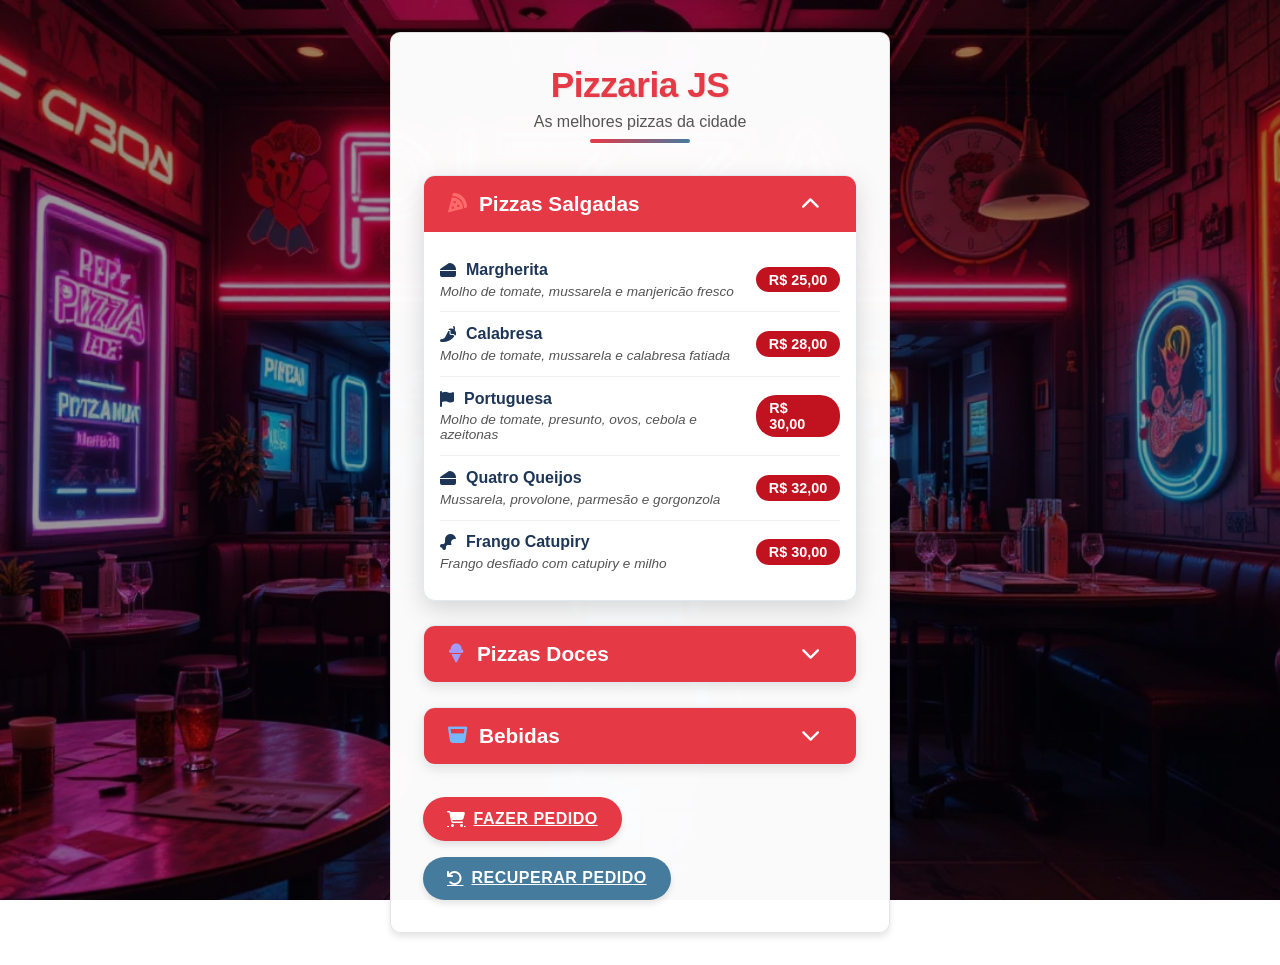
<file: frontend/pizzaria-js/index.html>
<!DOCTYPE html>
<html lang="pt-BR">
<head>
    <!-- Configurações básicas da página -->
    <meta charset="UTF-8">
    <meta name="viewport" content="width=device-width, initial-scale=1.0">
    <title>Pizzaria JS - Cardápio Digital</title>
    <link rel="icon" type="image/png" href="icon.png">
    
    <!-- Links para folhas de estilo -->
    <link rel="stylesheet" href="styles.css">
    <link rel="stylesheet" href="https://cdnjs.cloudflare.com/ajax/libs/font-awesome/6.4.0/css/all.min.css">
</head>
<body>
    <!-- Container principal -->
    <div class="container">
        <!-- Cabeçalho da página -->
        <div class="cabecalho">
            <h1 class="titulo">Pizzaria JS</h1>
            <p class="subtitulo">As melhores pizzas da cidade</p>
        </div>

        <!-- Seção do cardápio -->
        <div class="cardapio">
            
            <!-- ========== PIZZAS SALGADAS ========== -->
            <div class="secao-cardapio">
                <div class="cabecalho-secao" onclick="alternarSecao(this)">
                    <i class="fas fa-pizza-slice icone-pizza"></i>
                    <h2>Pizzas Salgadas</h2>
                    <i class="fas fa-chevron-down"></i>
                </div>
                <div class="conteudo-secao">
                    <!-- Item Margherita -->
                    <div class="item-cardapio">
                        <div class="info-item">
                            <div class="nome-item">
                                <i class="fas fa-cheese"></i> Margherita
                            </div>
                            <div class="descricao-item">Molho de tomate, mussarela e manjericão fresco</div>
                        </div>
                        <span class="preco-item">R$ 25,00</span>
                    </div>
                    
                    <!-- Item Calabresa -->
                    <div class="item-cardapio">
                        <div class="info-item">
                            <div class="nome-item">
                                <i class="fas fa-pepper-hot"></i> Calabresa
                            </div>
                            <div class="descricao-item">Molho de tomate, mussarela e calabresa fatiada</div>
                        </div>
                        <span class="preco-item">R$ 28,00</span>
                    </div>
                    
                    <!-- Item Portuguesa -->
                    <div class="item-cardapio">
                        <div class="info-item">
                            <div class="nome-item">
                                <i class="fas fa-flag"></i> Portuguesa
                            </div>
                            <div class="descricao-item">Molho de tomate, presunto, ovos, cebola e azeitonas</div>
                        </div>
                        <span class="preco-item">R$ 30,00</span>
                    </div>
                    
                    <!-- Item Quatro Queijos -->
                    <div class="item-cardapio">
                        <div class="info-item">
                            <div class="nome-item">
                                <i class="fas fa-cheese"></i> Quatro Queijos
                            </div>
                            <div class="descricao-item">Mussarela, provolone, parmesão e gorgonzola</div>
                        </div>
                        <span class="preco-item">R$ 32,00</span>
                    </div>
                    
                    <!-- Item Frango Catupiry -->
                    <div class="item-cardapio">
                        <div class="info-item">
                            <div class="nome-item">
                                <i class="fas fa-drumstick-bite"></i> Frango Catupiry
                            </div>
                            <div class="descricao-item">Frango desfiado com catupiry e milho</div>
                        </div>
                        <span class="preco-item">R$ 30,00</span>
                    </div>
                </div>
            </div>

            <!-- ========== PIZZAS DOCES ========== -->
            <div class="secao-cardapio">
                <div class="cabecalho-secao" onclick="alternarSecao(this)">
                    <i class="fas fa-ice-cream icone-doce"></i>
                    <h2>Pizzas Doces</h2>
                    <i class="fas fa-chevron-down"></i>
                </div>
                <div class="conteudo-secao">
                    <!-- Item Sorvete -->
                    <div class="item-cardapio">
                        <div class="info-item">
                            <div class="nome-item">
                                <i class="fas fa-ice-cream"></i> Sorvete
                            </div>
                            <div class="descricao-item">Massa doce com sorvete de creme</div>
                        </div>
                        <span class="preco-item">R$ 20,00</span>
                    </div>
                    
                    <!-- Item Chocolate -->
                    <div class="item-cardapio">
                        <div class="info-item">
                            <div class="nome-item">
                                <i class="fas fa-candy-cane"></i> Chocolate
                            </div>
                            <div class="descricao-item">Chocolate ao leite com granulados</div>
                        </div>
                        <span class="preco-item">R$ 22,00</span>
                    </div>
                    
                    <!-- Item Açaí -->
                    <div class="item-cardapio">
                        <div class="info-item">
                            <div class="nome-item">
                                <i class="fas fa-wine-bottle"></i> Açaí
                            </div>
                            <div class="descricao-item">Creme de açaí com banana e granola</div>
                        </div>
                        <span class="preco-item">R$ 24,00</span>
                    </div>
                    
                    <!-- Item Banana Queijo -->
                    <div class="item-cardapio">
                        <div class="info-item">
                            <div class="nome-item">
                                <i class="fas fa-apple-alt"></i> Banana Queijo
                            </div>
                            <div class="descricao-item">Banana caramelizada com queijo derretido</div>
                        </div>
                        <span class="preco-item">R$ 26,00</span>
                    </div>
                </div>
            </div>

            <!-- ========== BEBIDAS ========== -->
            <div class="secao-cardapio">
                <div class="cabecalho-secao" onclick="alternarSecao(this)">
                    <i class="fas fa-glass-whiskey icone-bebida"></i>
                    <h2>Bebidas</h2>
                    <i class="fas fa-chevron-down"></i>
                </div>
                <div class="conteudo-secao">
                    <!-- Item Coca-Cola -->
                    <div class="item-cardapio">
                        <div class="info-item">
                            <div class="nome-item">
                                <i class="fas fa-wine-bottle"></i> Coca-Cola
                            </div>
                            <div class="descricao-item">Lata 350ml</div>
                        </div>
                        <span class="preco-item">R$ 8,00</span>
                    </div>
                    
                    <!-- Item Guaraná -->
                    <div class="item-cardapio">
                        <div class="info-item">
                            <div class="nome-item">
                                <i class="fas fa-wine-bottle"></i> Guaraná
                            </div>
                            <div class="descricao-item">Lata 350ml</div>
                        </div>
                        <span class="preco-item">R$ 7,00</span>
                    </div>
                    
                    <!-- Item Fanta -->
                    <div class="item-cardapio">
                        <div class="info-item">
                            <div class="nome-item">
                                <i class="fas fa-wine-bottle"></i> Fanta
                            </div>
                            <div class="descricao-item">Lata 350ml</div>
                        </div>
                        <span class="preco-item">R$ 6,00</span>
                    </div>
                    
                    <!-- Item Sprite -->
                    <div class="item-cardapio">
                        <div class="info-item">
                            <div class="nome-item">
                                <i class="fas fa-wine-bottle"></i> Sprite
                            </div>
                            <div class="descricao-item">Lata 350ml</div>
                        </div>
                        <span class="preco-item">R$ 6,00</span>
                    </div>
                    
                    <!-- Item Pepsi -->
                    <div class="item-cardapio">
                        <div class="info-item">
                            <div class="nome-item">
                                <i class="fas fa-wine-bottle"></i> Pepsi
                            </div>
                            <div class="descricao-item">Lata 350ml</div>
                        </div>
                        <span class="preco-item">R$ 7,00</span>
                    </div>
                </div>
            </div>
        </div>

        <!-- Botão para fazer pedido -->
        <a href="pedido.html" class="botao principal efeito-pulsar">
            <i class="fas fa-shopping-cart"></i> Fazer Pedido
        </a>
        <a href="recuperar.html" class="botao secundario" style="margin-top: 1rem;">
            <i class="fas fa-undo"></i> Recuperar Pedido
        </a>
    </div>

    <!-- Scripts JavaScript -->
    <script>
        /**
         * Alterna a visibilidade de uma seção do cardápio
         * @param {HTMLElement} cabecalho - Elemento do cabeçalho clicado
         */
        function alternarSecao(cabecalho) {
            const secao = cabecalho.parentElement;
            const conteudo = secao.querySelector('.conteudo-secao');
            const icone = cabecalho.querySelector('.fa-chevron-down');
            
            // Alterna a classe 'ativo' no conteúdo
            conteudo.classList.toggle('ativo');
            
            if (conteudo.classList.contains('ativo')) {
                icone.style.transform = 'rotate(180deg)';
                secao.style.boxShadow = '0 8px 25px rgba(0, 0, 0, 0.15)';
            } else {
                icone.style.transform = 'rotate(0deg)';
                secao.style.boxShadow = '0 4px 12px rgba(0, 0, 0, 0.1)';
            }
        }

        // Quando o documento estiver carregado
        document.addEventListener('DOMContentLoaded', function() {
            // Abre a primeira seção automaticamente
            const primeiraSecao = document.querySelector('.secao-cardapio');
            if (primeiraSecao) {
                const primeiroConteudo = primeiraSecao.querySelector('.conteudo-secao');
                const primeiroIcone = primeiraSecao.querySelector('.fa-chevron-down');
                primeiroConteudo.classList.add('ativo');
                primeiroIcone.style.transform = 'rotate(180deg)';
                primeiraSecao.style.boxShadow = '0 8px 25px rgba(0, 0, 0, 0.15)';
            }
        });
    </script>
</body>
</html>
</file>
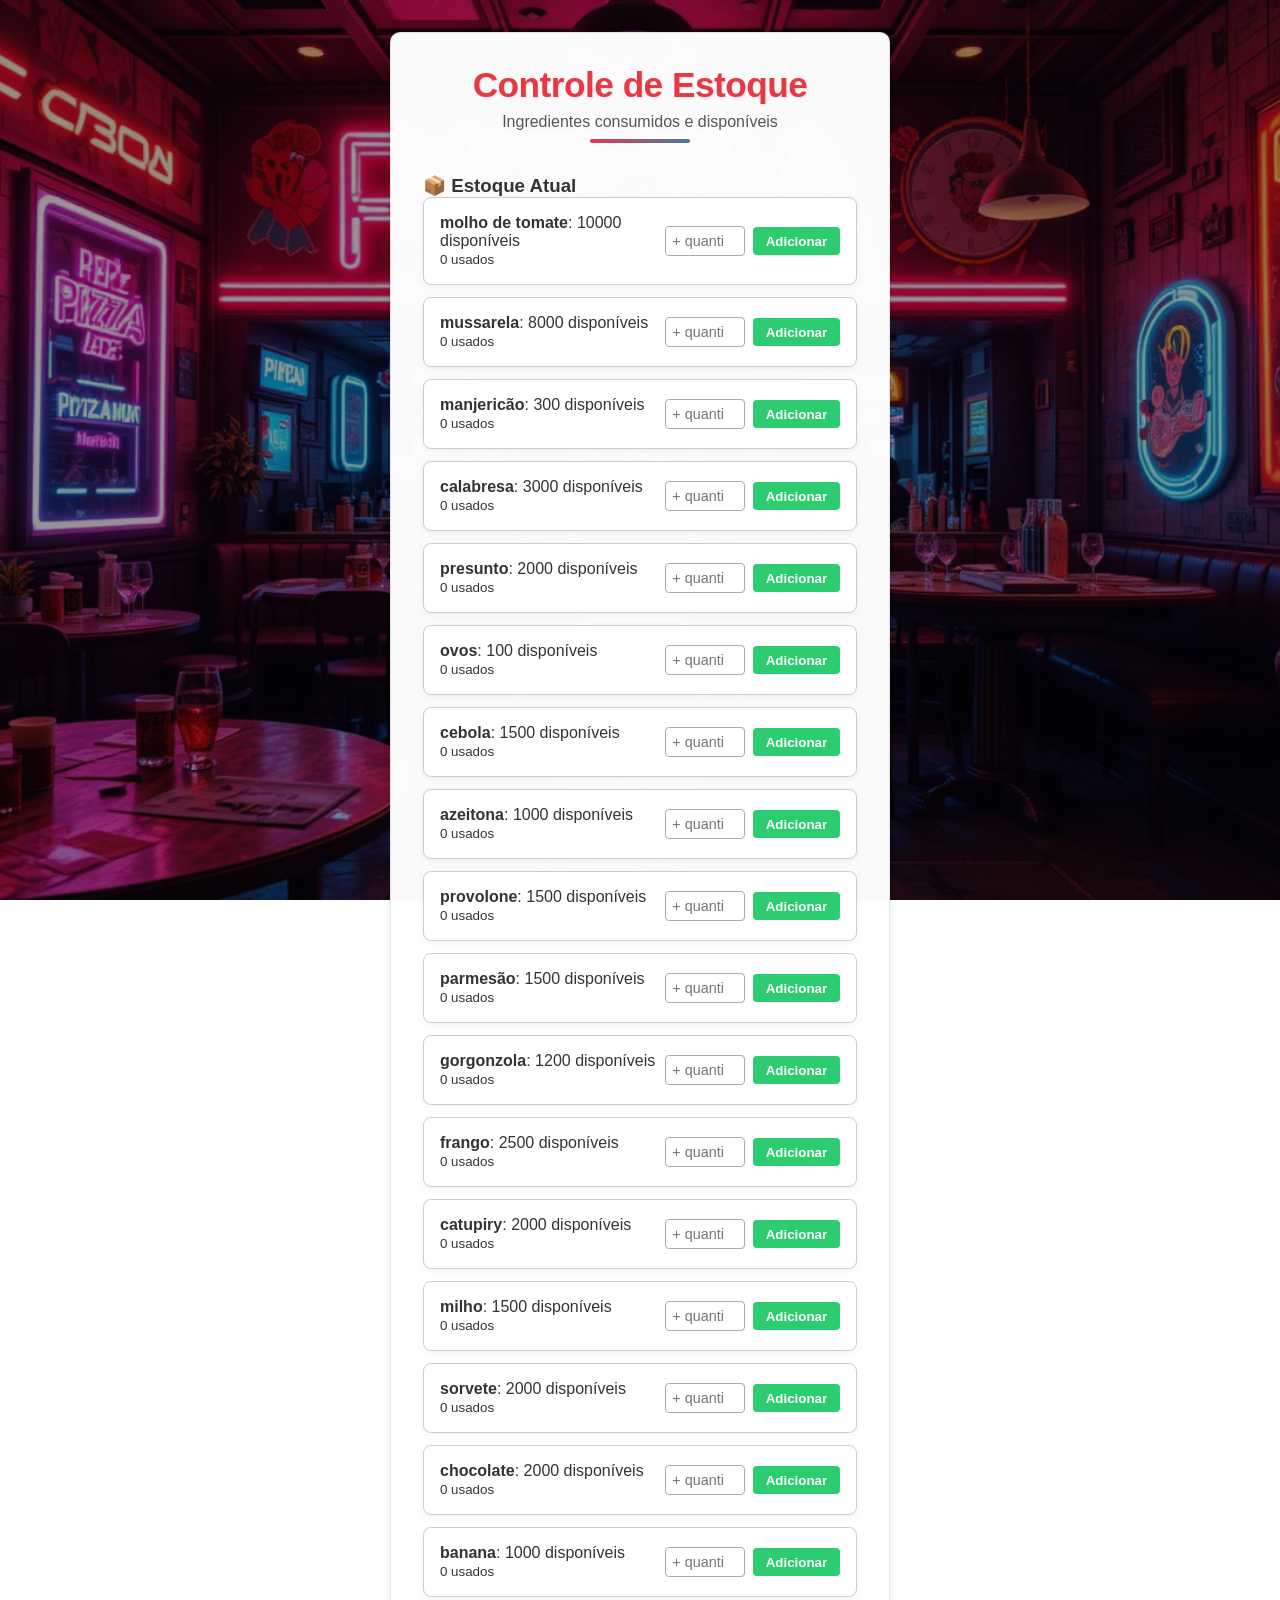
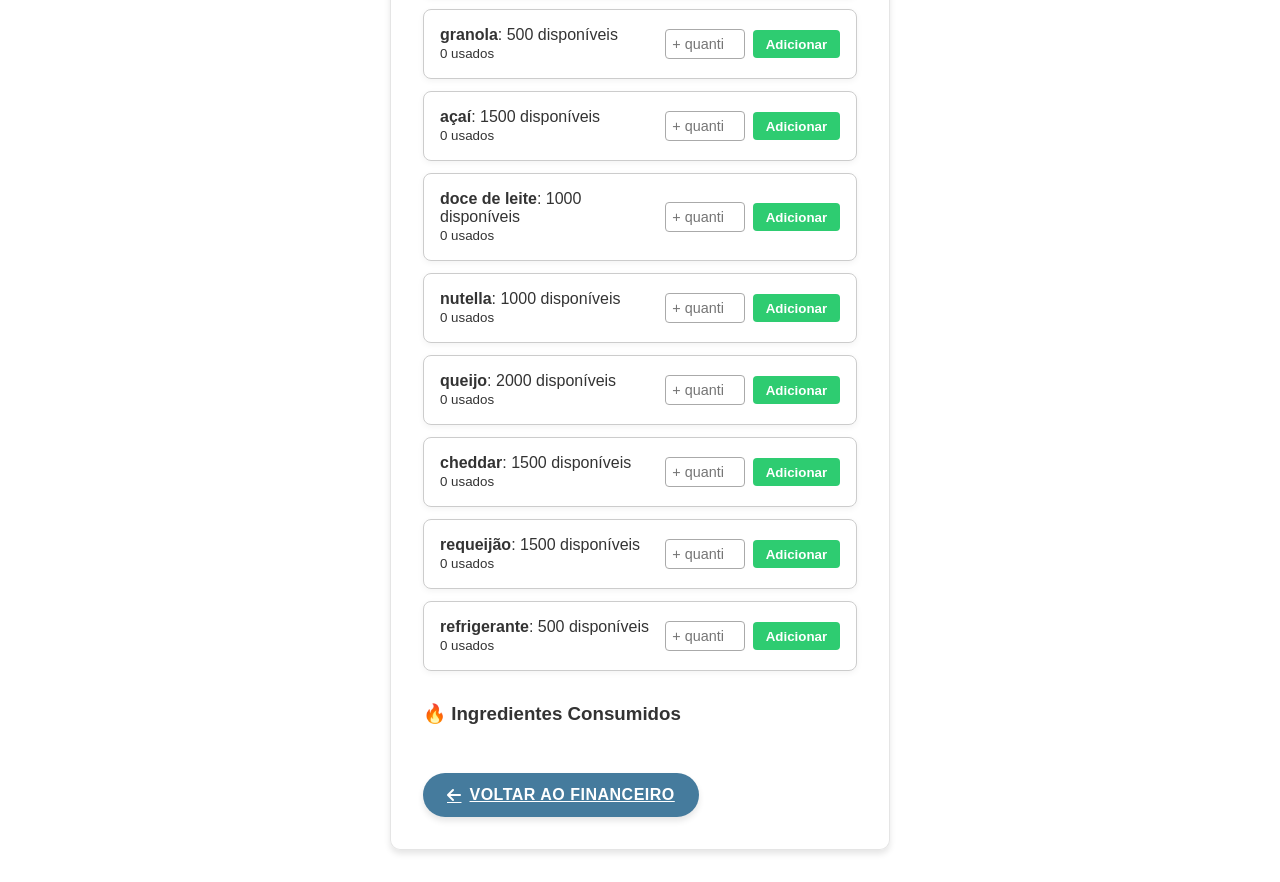
<file: frontend/pizzaria-js/estoque.html>
<!DOCTYPE html>
<html lang="pt-BR">
<head>
  <meta charset="UTF-8">
  <meta name="viewport" content="width=device-width, initial-scale=1.0">
  <title>Estoque - Pizzaria JS</title>
  <link rel="stylesheet" href="styles.css">
  <link rel="stylesheet" href="https://cdnjs.cloudflare.com/ajax/libs/font-awesome/6.4.0/css/all.min.css">

    <style>
      .lista-estoque, .lista-consumo {
        display: flex;
        flex-direction: column;
        gap: 0.75rem;
      }

      .item-estoque, .item-consumo {
        background: #fff;
        border: 1px solid #ccc;
        padding: 1rem;
        border-radius: 8px;
        display: flex;
        justify-content: space-between;
        align-items: center;
        box-shadow: 0 2px 6px rgba(0, 0, 0, 0.05);
      }

      .item-estoque span {
        flex: 1;
      }

      .item-estoque input {
        width: 80px;
        padding: 0.4rem;
        font-size: 0.9rem;
        border: 1px solid #aaa;
        border-radius: 4px;
        margin-right: 0.5rem;
      }

      .item-estoque button {
        padding: 0.4rem 0.8rem;
        background-color: #2ecc71;
        border: none;
        color: white;
        border-radius: 4px;
        cursor: pointer;
        font-weight: bold;
      }

      .item-estoque button:hover {
        background-color: #27ae60;
      }
    </style>
    
<body>
  <div class="container">
    <div class="cabecalho">
      <h1 class="titulo">Controle de Estoque</h1>
      <p class="subtitulo">Ingredientes consumidos e disponíveis</p>
    </div>

    <div class="grupo-formulario">
      <h3>📦 Estoque Atual</h3>
      
    <div id="listaEstoque" class="lista-estoque melhorada" style="margin-bottom: 2rem;"></div>
    
    </div>

    <div class="grupo-formulario">
      <h3>🔥 Ingredientes Consumidos</h3>
      
    <div id="ingredientesConsumidos" class="lista-consumo melhorada"></div>
    
    </div>

    <a href="financeiro.html" class="botao secundario" style="margin-top: 1.5rem;">
      <i class="fas fa-arrow-left"></i> Voltar ao Financeiro
    </a>
  </div>

  <script>
    const estoquePadrao = {
      "molho de tomate": 10000,
      "mussarela": 8000,
      "manjericão": 300,
      "calabresa": 3000,
      "presunto": 2000,
      "ovos": 100,
      "cebola": 1500,
      "azeitona": 1000,
      "provolone": 1500,
      "parmesão": 1500,
      "gorgonzola": 1200,
      "frango": 2500,
      "catupiry": 2000,
      "milho": 1500,
      "sorvete": 2000,
      "chocolate": 2000,
      "banana": 1000,
      "granola": 500,
      "açaí": 1500,
      "doce de leite": 1000,
      "nutella": 1000,
      "queijo": 2000,
      "cheddar": 1500,
      "requeijão": 1500,
      "refrigerante": 500
    };

    const ingredientesPorPizza = {
      "Margherita": { "molho de tomate": 100, "mussarela": 120, "manjericão": 5 },
      "Calabresa": { "molho de tomate": 100, "mussarela": 100, "calabresa": 80 },
      "Portuguesa": { "molho de tomate": 100, "presunto": 60, "mussarela": 80, "ovos": 1, "cebola": 30, "azeitona": 10 },
      "Quatro Queijos": { "mussarela": 50, "provolone": 50, "parmesão": 50, "gorgonzola": 50 },
      "Frango Catupiry": { "frango": 100, "catupiry": 50, "milho": 30 },
      "Sorvete": { "sorvete": 150 },
      "Chocolate": { "chocolate": 100 },
      "Açaí": { "açaí": 150, "banana": 50, "granola": 30 },
      "Banana Queijo": { "banana": 100, "queijo": 50 }
    };

    const ingredientesPorBorda = {
      "Catupiry": { "catupiry": 30 },
      "Cheddar": { "cheddar": 30 },
      "Queijo": { "queijo": 30 },
      "Requeijão": { "requeijão": 30 },
      "Chocolate": { "chocolate": 30 },
      "Doce de Leite": { "doce de leite": 30 },
      "Nutella": { "nutella": 30 },
      "Sem Borda": {}
    };

    const ingredientesPorBebida = {
      "Coca-Cola": { "refrigerante": 1 },
      "Guaraná": { "refrigerante": 1 },
      "Fanta": { "refrigerante": 1 },
      "Sprite": { "refrigerante": 1 },
      "Pepsi": { "refrigerante": 1 },
      "Sem Refrigerante": {}
    };

    function calcularConsumo(pedidos) {
      const consumo = {};
      pedidos.forEach(pedido => {
        pedido.pizzas.forEach(pizza => {
          const ingPizza = ingredientesPorPizza[pizza.sabor] || {};
          for (const ing in ingPizza) {
            consumo[ing] = (consumo[ing] || 0) + ingPizza[ing];
          }
          const ingBorda = ingredientesPorBorda[pizza.borda] || {};
          for (const ing in ingBorda) {
            consumo[ing] = (consumo[ing] || 0) + ingBorda[ing];
          }
        });
        const ingBebida = ingredientesPorBebida[pedido.bebida.nome] || {};
        for (const ing in ingBebida) {
          consumo[ing] = (consumo[ing] || 0) + ingBebida[ing];
        }
      });
      return consumo;
    }

    function renderEstoque(consumo) {
      const ulEstoque = document.getElementById("listaEstoque");
      const ulConsumido = document.getElementById("ingredientesConsumidos");
      ulEstoque.innerHTML = "";
      ulConsumido.innerHTML = "";

      for (const item in estoquePadrao) {
        const usado = consumo[item] || 0;
        const restante = estoquePadrao[item] - usado;
        
        const div = document.createElement("div");
        div.className = "item-estoque";
        div.innerHTML = `
          <span><strong>${item}</strong>: ${restante} disponíveis <br> <small>${usado} usados</small></span>
          <input type="number" data-item="${item}" placeholder="+ quantidade">
          <button class="adicionar-estoque" data-item="${item}">Adicionar</button>
        `;
        ulEstoque.appendChild(div);
    

        if (usado > 0) {
          
          const divC = document.createElement("div");
          divC.className = "item-consumo";
          divC.innerHTML = `<strong>${item}</strong>: ${usado}`;
          ulConsumido.appendChild(divC);
    
        }
      }
    }

    document.addEventListener("DOMContentLoaded", () => {
      const pedidos = JSON.parse(localStorage.getItem("todosPedidos")) || [];
      const consumo = calcularConsumo(pedidos);
      
      renderEstoque(consumo);

      // Permitir recarga de página sem perder dados temporários
      document.querySelectorAll("button.adicionar-estoque").forEach(btn => {
        btn.addEventListener("click", e => {
          const item = btn.dataset.item;
          const input = document.querySelector(`input[data-item='${item}']`);
          const quantidade = parseFloat(input.value);
          if (!isNaN(quantidade) && quantidade > 0) {
            estoquePadrao[item] += quantidade;
            localStorage.setItem("estoqueExtra", JSON.stringify({ ...(JSON.parse(localStorage.getItem("estoqueExtra")) || {}), [item]: estoquePadrao[item] }));
            location.reload();
          }
        });
      });
    
    });
  </script>
</body>
</html>
</file>
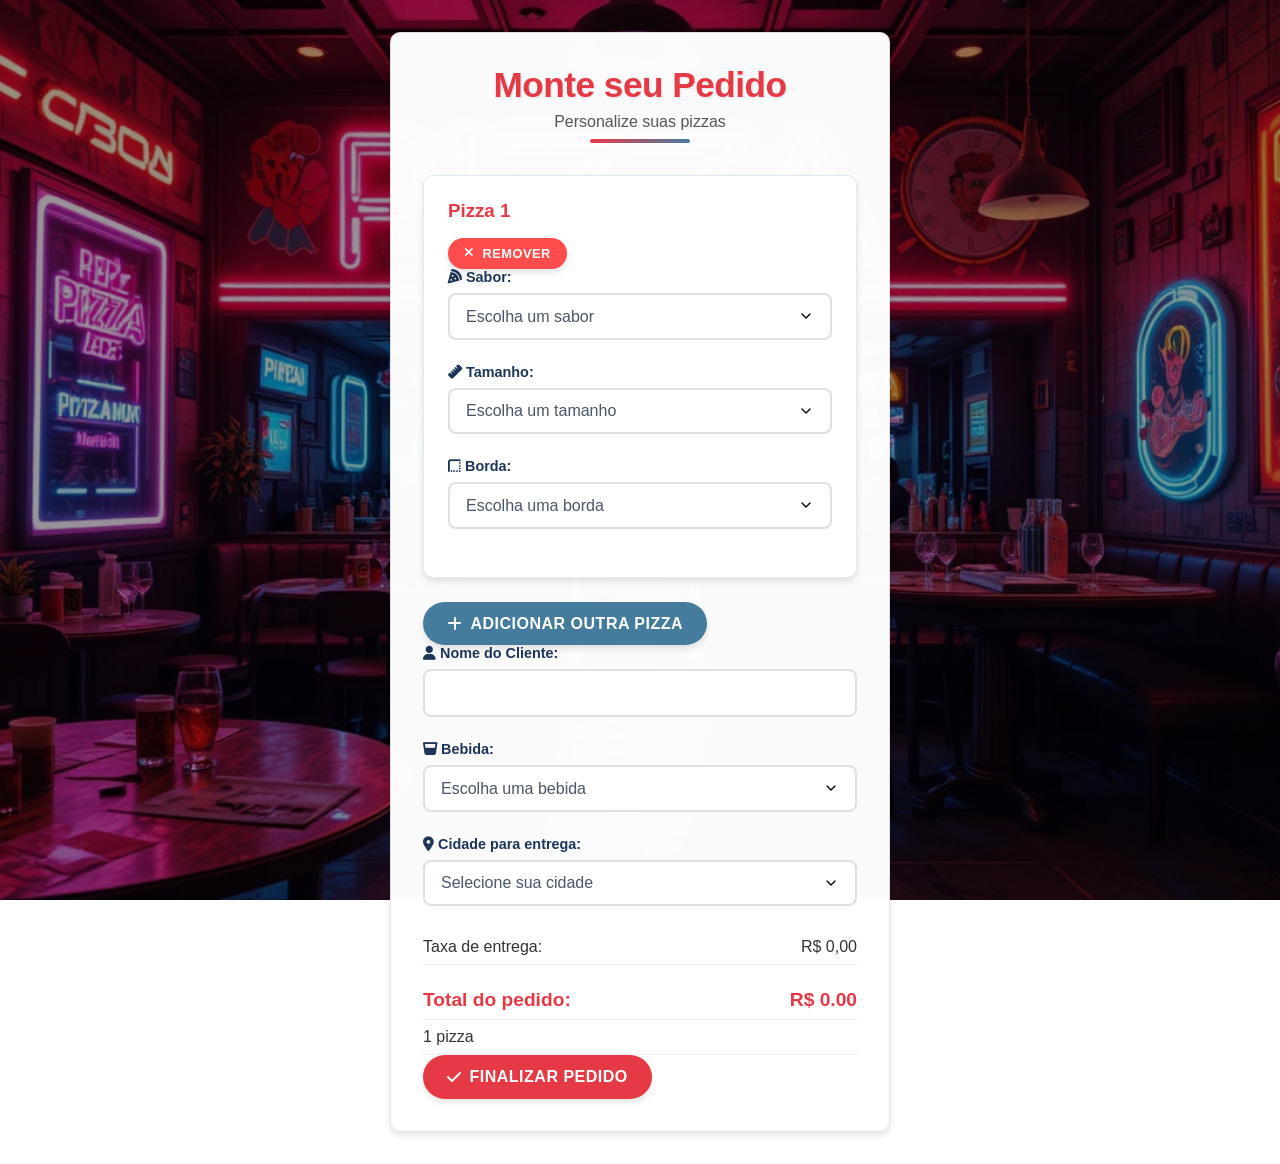
<file: frontend/pizzaria-js/pedido.html>
<!DOCTYPE html>
<html lang="pt-BR">
<head>
    <meta charset="UTF-8">
    <meta name="viewport" content="width=device-width, initial-scale=1.0">
    <title>Pizzaria JS - Monte Seu Pedido</title>
    <link rel="stylesheet" href="styles.css">
    <link rel="stylesheet" href="https://cdnjs.cloudflare.com/ajax/libs/font-awesome/6.4.0/css/all.min.css">
</head>
<body>
    <div class="container">
        <div class="cabecalho">
            <h1 class="titulo">Monte seu Pedido</h1>
            <p class="subtitulo">Personalize suas pizzas</p>
        </div>

        <form id="formularioPedido">
            <div id="areaPizzas">
                <!-- Pizza inicial -->
                <div class="card-pizza">
                    <div class="cabecalho-pizza">
                        <h3>Pizza 1</h3>
                        <button type="button" class="botao remover-pizza" disabled>
                            <i class="fas fa-times"></i> Remover
                        </button>
                    </div>
                    <div class="grupo-formulario">
                        <label for="sabor1" class="rotulo">
                            <i class="fas fa-pizza-slice"></i> Sabor:
                        </label>
                        <select id="sabor1" class="entrada-pedido selecao" required>
                            <option value="" disabled selected>Escolha um sabor</option>
                            <option value="margherita">Margherita</option>
                            <option value="calabresa">Calabresa</option>
                            <option value="portuguesa">Portuguesa</option>
                            <option value="quatro-queijos">Quatro Queijos</option>
                            <option value="frango-catupiry">Frango com Catupiry</option>
                            <option value="sorvete">Sorvete</option>
                            <option value="chocolate">Chocolate</option>
                            <option value="acai">Açaí</option>
                            <option value="banana-queijo">Banana com Queijo</option>
                        </select>
                    </div>
                    <div class="grupo-formulario">
                        <label for="tamanho1" class="rotulo">
                            <i class="fas fa-ruler"></i> Tamanho:
                        </label>
                        <select id="tamanho1" class="entrada-pedido selecao" required>
                            <option value="" disabled selected>Escolha um tamanho</option>
                            <option value="pequena">Pequena</option>
                            <option value="media">Média</option>
                            <option value="grande">Grande</option>
                        </select>
                    </div>
                    <div class="grupo-formulario">
                        <label for="borda1" class="rotulo">
                            <i class="fas fa-border-style"></i> Borda:
                        </label>
                        <select id="borda1" class="entrada-pedido selecao" required>
                            <option value="" disabled selected>Escolha uma borda</option>
                            <option value="catupiry">Catupiry</option>
                            <option value="cheddar">Cheddar</option>
                            <option value="queijo">Queijo</option>
                            <option value="requeijao">Requeijão</option>
                            <option value="chocolate">Chocolate</option>
                            <option value="doce-de-leite">Doce de Leite</option>
                            <option value="nutella">Nutella</option>
                            <option value="sem-borda">Sem Borda</option>
                        </select>
                    </div>
                </div>
            </div>

            <button type="button" id="botaoAdicionarPizza" class="botao secundario">
                <i class="fas fa-plus"></i> Adicionar outra pizza
            </button>

            <div class="grupo-formulario">
                <label for="nomeCliente" class="rotulo">
                    <i class="fas fa-user"></i> Nome do Cliente:
                </label>
                <input type="text" id="nomeCliente" class="entrada-pedido" required>
            </div>

            <div class="grupo-formulario">
                <label for="bebida" class="rotulo">
                    <i class="fas fa-glass-whiskey"></i> Bebida:
                </label>
                <select id="bebida" class="entrada-pedido selecao" required>
                    <option value="" disabled selected>Escolha uma bebida</option>
                    <option value="coca-cola">Coca-Cola</option>
                    <option value="guarana">Guaraná</option>
                    <option value="fanta">Fanta</option>
                    <option value="sprite">Sprite</option>
                    <option value="pepsi">Pepsi</option>
                    <option value="sem-refrigerante">Sem refrigerante</option>
                </select>
            </div>

            <div class="grupo-formulario">
                <label for="cidade" class="rotulo">
                    <i class="fas fa-map-marker-alt"></i> Cidade para entrega:
                </label>
                <select id="cidade" class="entrada-pedido selecao" required>
                    <option value="" disabled selected>Selecione sua cidade</option>
                    <option value="Brasília">Brasília</option>
                    <option value="Gama">Gama</option>
                    <option value="Taguatinga">Taguatinga</option>
                    <option value="Brazlândia">Brazlândia</option>
                    <option value="Sobradinho">Sobradinho</option>
                    <option value="Planaltina">Planaltina</option>
                    <option value="Paranoá">Paranoá</option>
                    <option value="Núcleo Bandeirante">Núcleo Bandeirante</option>
                    <option value="Ceilândia">Ceilândia</option>
                    <option value="Guará">Guará</option>
                </select>
            </div>

            <div class="item-resumo">
                <span>Taxa de entrega:</span>
                <span id="taxaEntrega">R$ 0,00</span>
            </div>

            <div class="item-resumo resumo-total">
                <span>Total do pedido:</span>
                <span id="totalPedido">R$ 0,00</span>
            </div>

            <div id="contadorPizzas" class="item-resumo">1 pizza</div>

            <div id="mensagemFeedback" class="mensagem-feedback"></div>

            <button type="submit" class="botao principal">
                <i class="fas fa-check"></i> Finalizar Pedido
            </button>
        </form>
    </div>

    <div class="container-foguete">
        <div class="foguete">🚀</div>
    </div>

    <script src="script.js"></script>
    <script>
  document.addEventListener('DOMContentLoaded', () => {
    alert("Por favor, informe seu nome completo (nome e sobrenome) no campo de Nome do Cliente.");
  });
</script>
</body>
</html>
</file>
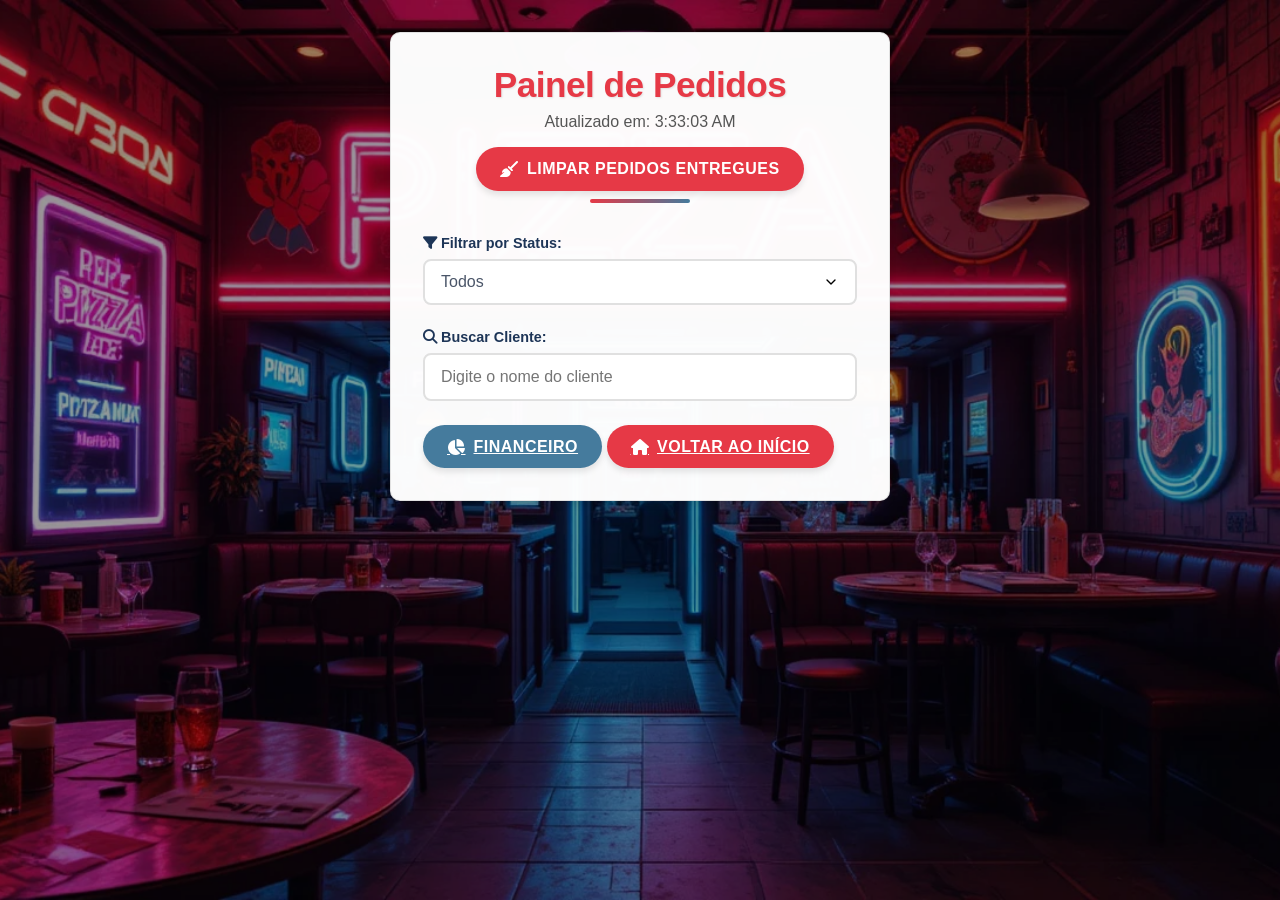
<file: frontend/pizzaria-js/pedidos.html>
<!DOCTYPE html>
<html lang="pt-BR">
<head>
    <meta charset="UTF-8">
    <meta name="viewport" content="width=device-width, initial-scale=1.0">
    <title>Pizzaria JS - Pedidos</title>
    <link rel="stylesheet" href="styles.css">
    <link rel="stylesheet" href="https://cdnjs.cloudflare.com/ajax/libs/font-awesome/6.4.0/css/all.min.css">
</head>
<body>
    <script>
        //Restante do seu código existente...
        document.addEventListener('DOMContentLoaded', function() {
            // Seu código atual continua aqui
        });
    </script>
    <div class="container">
        <div class="cabecalho">
            <h1 class="titulo">Painel de Pedidos</h1>
            <p class="subtitulo" id="statusAtualizacao">Atualizado em: ${new Date().toLocaleTimeString()}</p>
            <button id="limparEntregues" class="botao pequeno perigo">
                <i class="fas fa-broom"></i> Limpar Pedidos Entregues
            </button>
        </div>

        <!-- Adicionar após o cabeçalho -->
    <div class="filtros-pedidos">
    <div class="grupo-formulario">
        <label for="filtroStatus" class="rotulo">
            <i class="fas fa-filter"></i> Filtrar por Status:
        </label>
        <select id="filtroStatus" class="entrada-pedido selecao" onchange="filtrarPedidos()">
            <option value="TODOS">Todos</option>
            <option value="RECEBIDO">Recebidos</option>
            <option value="PREPARANDO">Preparando</option>
            <option value="ENVIADO">Enviados</option>
            <option value="ENTREGUE">Entregues</option>
        </select>
    </div>
    
    <div class="grupo-formulario">
        <label for="buscaCliente" class="rotulo">
            <i class="fas fa-search"></i> Buscar Cliente:
        </label>
        <input type="text" id="buscaCliente" class="entrada-pedido" 
               placeholder="Digite o nome do cliente" oninput="filtrarPedidos()">
    </div>
    </div>

        <div id="listaPedidos">
            <div class="mensagem-feedback" id="semPedidos">
                <i class="fas fa-info-circle"></i> Nenhum pedido no momento
            </div>
        </div>

        <a href="financeiro.html" class="botao secundario">
            <i class="fas fa-chart-pie"></i> Financeiro
        </a>

        <a href="index.html" class="botao principal">
            <i class="fas fa-home"></i> Voltar ao início
        </a>
    </div>

    <script>
        // Variável para o canal de comunicação
        let pedidosChannel;
        
        // Função principal para carregar pedidos
        function carregarPedidos() {
            const pedidos = JSON.parse(localStorage.getItem('todosPedidos')) || [];
            const listaPedidos = document.getElementById('listaPedidos');
            
            document.getElementById('statusAtualizacao').textContent = 
                `Atualizado em: ${new Date().toLocaleTimeString()}`;
            
            if (pedidos.length === 0) {
                document.getElementById('semPedidos').style.display = 'block';
                listaPedidos.innerHTML = '';
                return;
            }
            
            document.getElementById('semPedidos').style.display = 'none';
            listaPedidos.innerHTML = '';
            
            // Ordena por status e data
            const pedidosOrdenados = [...pedidos].sort((a, b) => {
                const ordemStatus = ['RECEBIDO', 'PREPARANDO', 'ENVIADO', 'ENTREGUE'];
                const diffStatus = ordemStatus.indexOf(a.status) - ordemStatus.indexOf(b.status);
                return diffStatus !== 0 ? diffStatus : new Date(b.dataPedido) - new Date(a.dataPedido);
            });

            pedidosOrdenados.forEach(pedido => {
                const cardPedido = document.createElement('div');
                cardPedido.className = 'card-pedido';
                cardPedido.setAttribute('data-id', pedido.id);
                
                cardPedido.innerHTML = `
                    <div class="cabecalho-pedido">
                        <h3>${pedido.nomeCliente} <small>#${pedido.id.toString().slice(-4)}</small></h3>
                        <span class="status-pedido ${pedido.status.toLowerCase()}">${pedido.status}</span>
                        <span class="data-pedido">${new Date(pedido.dataPedido).toLocaleString()}</span>
                    </div>
                    
                    <div class="detalhes-pedido">
                        <!-- Pizzas -->
                        <div class="grupo-detalhes">
                            <h4><i class="fas fa-pizza-slice"></i> Pizzas (${pedido.pizzas.length})</h4>
                            ${pedido.pizzas.map(pizza => `
                                <div class="item-detalhe">
                                    <span>${pizza.sabor} - ${pizza.tamanho} (${pizza.borda})</span>
                                    <span>R$ ${pizza.preco}</span>
                                </div>
                            `).join('')}
                        </div>
                        
                        <!-- Bebida -->
                        <div class="grupo-detalhes">
                            <h4><i class="fas fa-glass-whiskey"></i> Bebida</h4>
                            <div class="item-detalhe">
                                <span>${pedido.bebida.nome}</span>
                                <span>R$ ${pedido.bebida.preco}</span>
                            </div>
                        </div>
                        
                        <!-- Informações -->
                        <div class="grupo-detalhes">
                            <div class="item-detalhe">
                                <span><i class="fas fa-map-marker-alt"></i> Entrega</span>
                                <span>${pedido.cidade}</span>
                            </div>
                            <div class="item-detalhe">
                                <span><i class="fas fa-truck"></i> Taxa</span>
                                <span>R$ ${pedido.taxaEntrega}</span>
                            </div>
                            <div class="item-detalhe resumo-total">
                                <span><i class="fas fa-receipt"></i> Total</span>
                                <span>R$ ${pedido.total}</span>
                            </div>
                        </div>
                    </div>
                    
                    <div class="acoes-pedido">
                        ${pedido.status === 'RECEBIDO' ? `
                            <button class="botao pequeno principal" onclick="atualizarStatus(${pedido.id}, 'PREPARANDO')">
                                <i class="fas fa-utensils"></i> Preparar
                            </button>
                        ` : ''}
                        ${pedido.status === 'PREPARANDO' ? `
                            <button class="botao pequeno principal" onclick="atualizarStatus(${pedido.id}, 'ENVIADO')">
                                <i class="fas fa-motorcycle"></i> Enviar
                            </button>
                        ` : ''}
                        ${pedido.status === 'ENVIADO' ? `
                            <button class="botao pequeno principal" onclick="atualizarStatus(${pedido.id}, 'ENTREGUE')">
                                <i class="fas fa-check"></i> Entregue
                            </button>
                        ` : ''}
                        ${pedido.status === 'ENTREGUE' ? `
                            <button class="botao pequeno perigo" onclick="excluirPedido(${pedido.id})">
                                <i class="fas fa-trash"></i> Excluir
                            </button>
                        ` : ''}
                    </div>
                `;
                
                listaPedidos.appendChild(cardPedido);
            });
        }

        // Funções de apoio (manter as existentes)
        function atualizarStatus(id, novoStatus) {
            const pedidos = JSON.parse(localStorage.getItem('todosPedidos')) || [];
            const pedidoIndex = pedidos.findIndex(p => p.id === id);
    
            if (pedidoIndex !== -1) {
                pedidos[pedidoIndex].status = novoStatus;
                localStorage.setItem('todosPedidos', JSON.stringify(pedidos));
        
                // Notificar atualização
                if (typeof BroadcastChannel !== 'undefined') {
                    const channel = new BroadcastChannel('atualizacao_status');
                    channel.postMessage({
                        id: id,
                        status: novoStatus
                    });
                    setTimeout(() => channel.close(), 100);
                }
        
                carregarPedidos();
            }
        }

        function excluirPedido(id) {
            if (confirm('Tem certeza que deseja excluir este pedido?')) {
                const pedidos = JSON.parse(localStorage.getItem('todosPedidos')) || [];
                const pedidoExcluido = pedidos.find(p => p.id === id);
        
                if (pedidoExcluido) {
                    // Calcula os valores do pedido excluído
                    let gastosPizzas = 0;
                    pedidoExcluido.pizzas.forEach(pizza => {
                        gastosPizzas += parseFloat(pizza.preco) * (PERCENTUAL_GASTO_PIZZA / 100);
                    });
            
                    const gastosBebidas = parseFloat(pedidoExcluido.bebida.preco) * (PERCENTUAL_GASTO_BEBIDA / 100);
                    const totalGastos = gastosPizzas + gastosBebidas;
                    const receita = parseFloat(pedidoExcluido.total);
                    const lucroLiquido = receita - totalGastos;
                    const reservaTecnica = lucroLiquido * (PERCENTUAL_RESERVA / 100);
            
                    // Atualiza os totais acumulados
                    const totaisAcumulados = JSON.parse(localStorage.getItem('totaisAcumulados')) || {
                        receitaTotal: 0,
                        gastosPizzas: 0,
                        gastosBebidas: 0,
                        totalGastos: 0,
                        lucroLiquido: 0,
                        reservaTecnica: 0
                    };
            
                    totaisAcumulados.receitaTotal += receita;
                    totaisAcumulados.gastosPizzas += gastosPizzas;
                    totaisAcumulados.gastosBebidas += gastosBebidas;
                    totaisAcumulados.totalGastos += totalGastos;
                    totaisAcumulados.lucroLiquido += (lucroLiquido - reservaTecnica);
                    totaisAcumulados.reservaTecnica += reservaTecnica;
            
                    localStorage.setItem('totaisAcumulados', JSON.stringify(totaisAcumulados));
            
                    // Remove o pedido da lista
                    const novosPedidos = pedidos.filter(p => p.id !== id);
                    localStorage.setItem('todosPedidos', JSON.stringify(novosPedidos));
                    
                    // Animação de remoção
                    const card = document.querySelector(`.card-pedido[data-id="${id}"]`);
                    if (card) {
                        card.classList.add('removing');
                        setTimeout(() => carregarPedidos(), 500);
                    } else {
                        carregarPedidos();
                    }
                }
            }
        }

        // Inicialização
        document.addEventListener('DOMContentLoaded', () => {
            // Configurar BroadcastChannel
            if (typeof BroadcastChannel !== 'undefined') {
                pedidosChannel = new BroadcastChannel('pedidos_channel');
                
                pedidosChannel.addEventListener('message', (event) => {
                    if (event.data.type === 'novo_pedido') {
                        // Adiciona o novo pedido e recarrega
                        const pedidos = JSON.parse(localStorage.getItem('todosPedidos')) || [];
                        pedidos.unshift(event.data.pedido);
                        localStorage.setItem('todosPedidos', JSON.stringify(pedidos));
                        carregarPedidos();
                    } else if (event.data.type === 'status_alterado') {
                        // Atualiza status se necessário
                        const pedidos = JSON.parse(localStorage.getItem('todosPedidos')) || [];
                        const pedido = pedidos.find(p => p.id === event.data.id);
                        if (pedido) {
                            pedido.status = event.data.novoStatus;
                            localStorage.setItem('todosPedidos', JSON.stringify(pedidos));
                            carregarPedidos();
                        }
                    }
                });
            }
            
            // Fallback para eventos de storage
            window.addEventListener('storage', (event) => {
                if (event.key === 'todosPedidos' || event.key === 'ultimaAtualizacao') {
                    carregarPedidos();
                }
            });
            
            // Carregar pedidos inicialmente
            carregarPedidos();
            
            // Atualizar a cada 30 segundos (fallback)
            setInterval(carregarPedidos, 30000);
        });

        function limparPedidosEntregues() {
    if (confirm('Deseja realmente remover TODOS os pedidos marcados como ENTREGUE?\nEsta ação não pode ser desfeita!')) {
        const pedidos = JSON.parse(localStorage.getItem('todosPedidos')) || [];
        
        // Filtra apenas os pedidos NÃO entregues
        const pedidosAtivos = pedidos.filter(pedido => pedido.status !== 'ENTREGUE');
        
        // Atualiza o localStorage
        localStorage.setItem('todosPedidos', JSON.stringify(pedidosAtivos));
        
        // Feedback visual
        const feedback = document.createElement('div');
        feedback.className = 'mensagem-feedback sucesso';
        feedback.innerHTML = `<i class="fas fa-check-circle"></i> ${pedidos.length - pedidosAtivos.length} pedidos foram removidos`;
        document.querySelector('.container').prepend(feedback);
        
        setTimeout(() => {
            feedback.classList.add('fade-out');
            setTimeout(() => feedback.remove(), 500);
        }, 3000);
        
        // Recarrega a lista
        carregarPedidos();
    }
}

// Adicione este evento no final do DOMContentLoaded:
document.getElementById('limparEntregues').addEventListener('click', limparPedidosEntregues);
    </script>
    <script>
    // Configuração do listener em tempo real
    function configurarAtualizacaoTempoReal() {
        // Método 1: BroadcastChannel
        if (typeof BroadcastChannel !== 'undefined') {
            const channel = new BroadcastChannel('pedidos_atualizados');
            channel.addEventListener('message', () => {
                carregarPedidos(); // Função que já existe
            });
        }
        
        // Método 2: Evento de storage (fallback)
        window.addEventListener('storage', (e) => {
            if (e.key === 'ultimaAtualizacao') {
                carregarPedidos();
            }
        });
    }

    // Inicializa quando a página carrega
    document.addEventListener('DOMContentLoaded', () => {
        configurarAtualizacaoTempoReal();
        carregarPedidos(); // Sua função existente
    });

    // Adicionar função de filtro
    function filtrarPedidos() {
    const statusSelecionado = document.getElementById('filtroStatus').value;
    const termoBusca = document.getElementById('buscaCliente').value.toLowerCase();
    
    const cards = document.querySelectorAll('.card-pedido');
    cards.forEach(card => {
        const status = card.querySelector('.status-pedido').textContent;
        const cliente = card.querySelector('h3').textContent.toLowerCase();
        
        const statusMatch = statusSelecionado === 'TODOS' || status === statusSelecionado;
        const buscaMatch = cliente.includes(termoBusca);
        
        card.style.display = statusMatch && buscaMatch ? 'block' : 'none';
    });
}
</script>
</body>
</html>
</file>
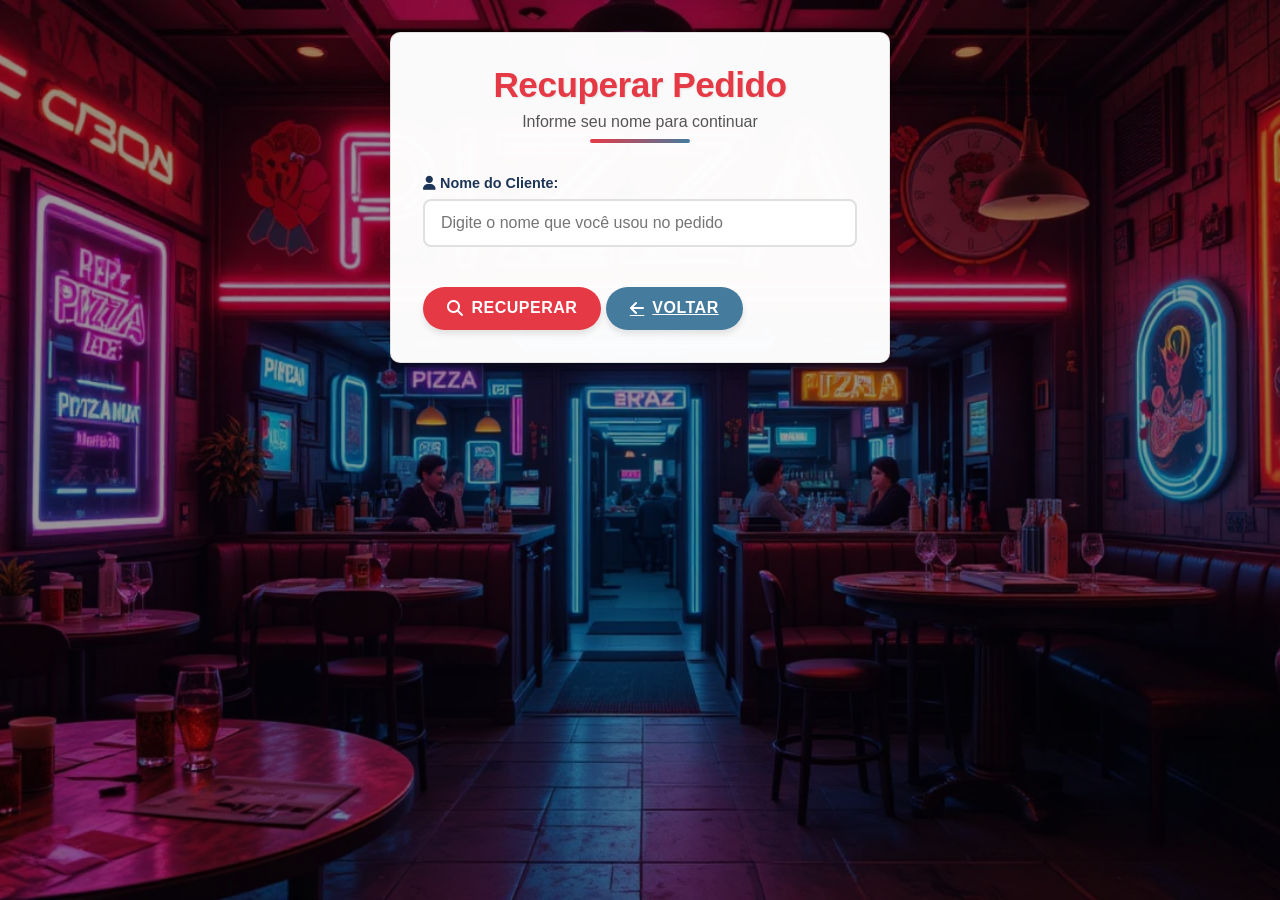
<file: frontend/pizzaria-js/recuperar.html>
<!DOCTYPE html>
<html lang="pt-BR">
<head>
    <meta charset="UTF-8">
    <meta name="viewport" content="width=device-width, initial-scale=1.0">
    <title>Recuperar Pedido</title>
    <link rel="stylesheet" href="styles.css">
    <link rel="stylesheet" href="https://cdnjs.cloudflare.com/ajax/libs/font-awesome/6.4.0/css/all.min.css">
</head>
<body>
    <div class="container">
        <div class="cabecalho">
            <h1 class="titulo">Recuperar Pedido</h1>
            <p class="subtitulo">Informe seu nome para continuar</p>
        </div>

        <div class="grupo-formulario">
            <label for="nomeCliente" class="rotulo">
                <i class="fas fa-user"></i> Nome do Cliente:
            </label>
            <input type="text" id="nomeCliente" class="entrada-pedido" placeholder="Digite o nome que você usou no pedido">
        </div>

        <div id="mensagemFeedback" class="mensagem-feedback erro" style="display: none;"></div>

        <button class="botao principal" onclick="recuperarPedido()">
            <i class="fas fa-search"></i> Recuperar
        </button>

        <a href="index.html" class="botao secundario" style="margin-top: 1rem;">
            <i class="fas fa-arrow-left"></i> Voltar
        </a>
    </div>

    <script>
        function recuperarPedido() {
            const nome = document.getElementById('nomeCliente').value.trim().toLowerCase();
            const pedidos = JSON.parse(localStorage.getItem('todosPedidos')) || [];
            const pedido = pedidos.find(p => p.nomeCliente.toLowerCase() === nome && p.status !== 'ENTREGUE');

            const feedback = document.getElementById('mensagemFeedback');
            if (!pedido) {
                feedback.textContent = 'Pedido não encontrado ou já foi entregue.';
                feedback.classList.remove('sucesso');
                feedback.classList.add('erro');
                feedback.style.display = 'block';
                return;
            }

            localStorage.setItem('pedidoAtual', JSON.stringify(pedido));
            window.location.href = 'resumo.html';
        }
    </script>
</body>
</html>
</file>
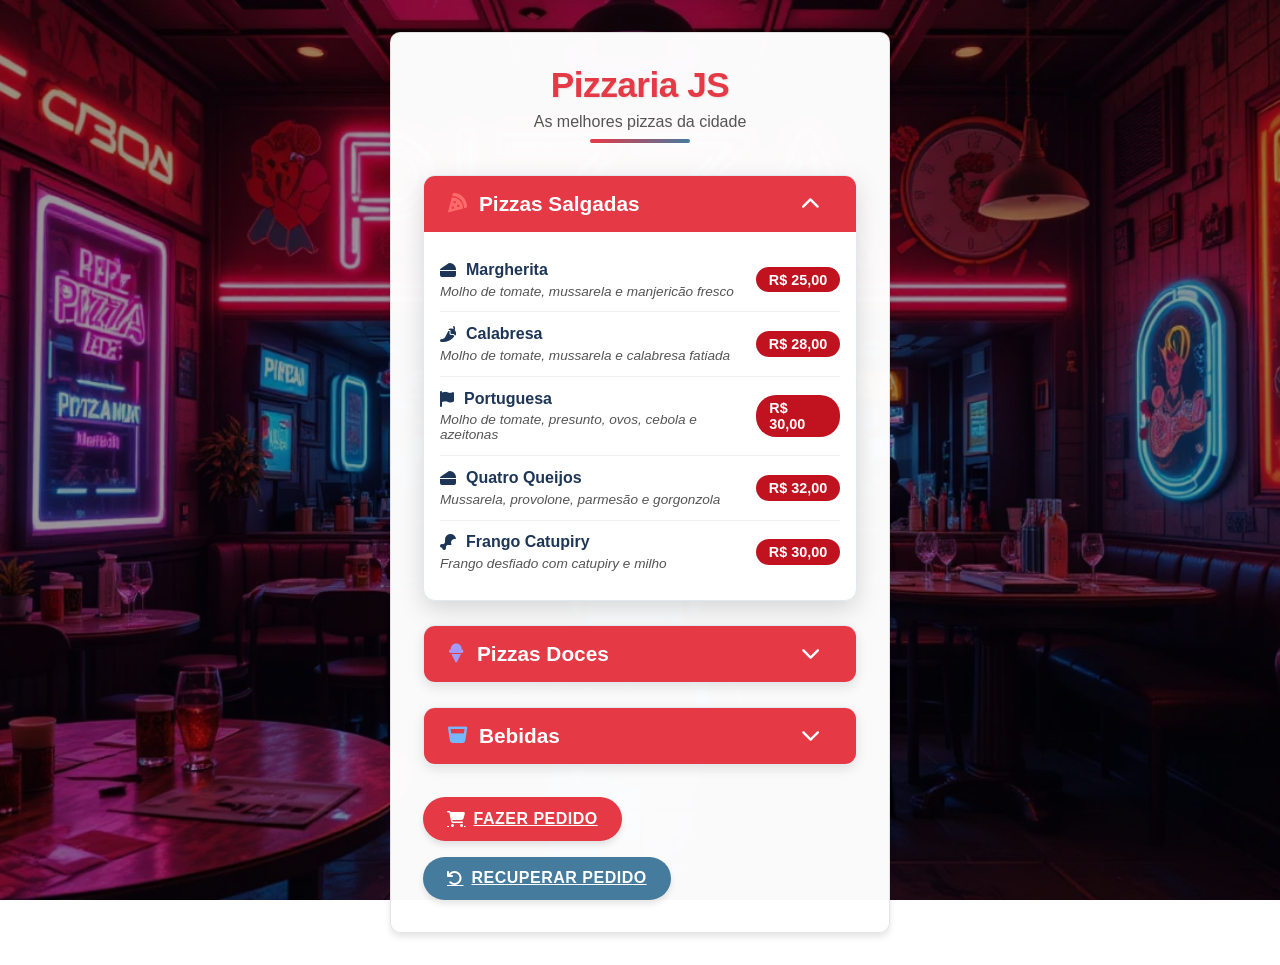
<file: frontend/pizzaria-js/resumo.html>
<!DOCTYPE html>
<html lang="pt-BR">
<head>
    <meta charset="UTF-8">
    <meta name="viewport" content="width=device-width, initial-scale=1.0">
    <title>Pizzaria JS - Resumo do Pedido</title>
    <link rel="stylesheet" href="styles.css">
    <link rel="stylesheet" href="https://cdnjs.cloudflare.com/ajax/libs/font-awesome/6.4.0/css/all.min.css">    
<script>
    // Detecta toque prolongado (simulando recarregar)
    let touchTimer;
    document.addEventListener('touchstart', (e) => {
        touchTimer = setTimeout(() => {
            mensagemBloqueio.classList.add('destaque');
            mensagemBloqueio.scrollIntoView({ behavior: 'smooth' });
        }, 1000);
    });

    document.addEventListener('touchend', () => clearTimeout(touchTimer));
</script>
</head>
<body>
    <div class="container">
        <div class="cabecalho">
            <h1 class="titulo">Resumo do Pedido</h1>
            <p class="subtitulo">Seu pedido está sendo preparado</p>
        </div>

        <div id="resumoPedido">
            <div class="carregador"></div>
        </div>

        <div id="statusAtual" class="status-pedido-container">
            <h3><i class="fas fa-sync-alt"></i> Status do Pedido</h3>
            <div class="barra-progresso">
                <div class="passo ${status >= 1 ? 'ativo' : ''}">
                    <div class="bolha"></div>
                    <span>Recebido</span>
                </div>
                <div class="linha ${status >= 2 ? 'ativo' : ''}"></div>
                <div class="passo ${status >= 2 ? 'ativo' : ''}">
                    <div class="bolha"></div>
                    <span>Preparando</span>
                </div>
                <div class="linha ${status >= 3 ? 'ativo' : ''}"></div>
                <div class="passo ${status >= 3 ? 'ativo' : ''}">
                    <div class="bolha"></div>
                    <span>Enviado</span>
                </div>
                <div class="linha ${status >= 4 ? 'ativo' : ''}"></div>
                <div class="passo ${status >= 4 ? 'ativo' : ''}">
                    <div class="bolha"></div>
                    <span>Entregue</span>
                </div>
            </div>
        </div>
        
        <script>
            // Variável global para o ID do pedido atual
            let pedidoId = null;
            
            // Função para atualizar o status
            function atualizarStatusVisual(status) {
                const steps = document.querySelectorAll('.passo');
                const lines = document.querySelectorAll('.linha');
                
                steps.forEach((step, index) => {
                    step.classList.toggle('ativo', index < status);
                });
                
                lines.forEach((line, index) => {
                    line.classList.toggle('ativo', index < status - 1);
                });
            }
        
            // Configurar atualização em tempo real
            function configurarAtualizacaoTempoReal() {
                if (typeof BroadcastChannel !== 'undefined') {
                    const channel = new BroadcastChannel('atualizacao_status');
                    
                    channel.addEventListener('message', (event) => {
                        if (event.data.id === pedidoId) {
                            atualizarStatusVisual(converterStatusParaNumero(event.data.status));
                            
                            // Mostrar notificação
                            const notificacao = document.createElement('div');
                            notificacao.className = 'mensagem-feedback sucesso';
                            notificacao.innerHTML = `
                                <i class="fas fa-bell"></i> Status atualizado: ${event.data.status}
                            `;
                            document.querySelector('.container').prepend(notificacao);
                            
                            setTimeout(() => {
                                notificacao.style.opacity = '0';
                                setTimeout(() => notificacao.remove(), 500);
                            }, 3000);
                        }
                    });
                }
            }
        
            // Converter status para número
            function converterStatusParaNumero(status) {
                const statusMap = {
                    'RECEBIDO': 1,
                    'PREPARANDO': 2,
                    'ENVIADO': 3,
                    'ENTREGUE': 4
                };
                return statusMap[status] || 1;
            }
        
            // Inicialização
            document.addEventListener('DOMContentLoaded', () => {
                const pedido = JSON.parse(localStorage.getItem('pedidoAtual'));
                if (pedido) {
                    pedidoId = pedido.id;
                    atualizarStatusVisual(converterStatusParaNumero(pedido.status));
                    configurarAtualizacaoTempoReal();
                }
            });
        </script>
        
        <div id="infoEntrega" style="display: none;">
            <!-- Pizzas -->
            <div id="pizzasResumo"></div>
            
            <!-- Bebida -->
            <div class="item-resumo">
                <span><i class="fas fa-glass-whiskey"></i> Bebida:</span>
                <span id="bebidaResumo">-</span>
            </div>
            
            <!-- Taxa e Total -->
            <div class="item-resumo">
                <span><i class="fas fa-truck"></i> Taxa de entrega:</span>
                <span id="taxaEntregaResumo">R$ 0,00</span>
            </div>
            <div class="item-resumo resumo-total">
                <span><i class="fas fa-receipt"></i> Total:</span>
                <span id="totalResumo">R$ 0,00</span>
            </div>
            <div class="item-resumo">
                <span><i class="fas fa-clock"></i> Tempo estimado:</span>
                <span id="tempoEntrega">-</span>
            </div>
        </div>

        <div id="mensagemConfirmacao" class="mensagem-feedback sucesso" style="display: none;"></div>

        <a href="index.html" class="botao principal">
            <i class="fas fa-home"></i> Voltar ao início
        </a>
    </div>

    <script>
        document.addEventListener('DOMContentLoaded', function() {
            const pedido = JSON.parse(localStorage.getItem('pedidoAtual'));
            
            if (!pedido) {
                window.location.href = 'index.html';
                return;
            }

            setTimeout(() => {
                document.querySelector('.carregador').style.display = 'none';
                document.getElementById('infoEntrega').style.display = 'block';

                // Preencher pizzas
                const pizzasContainer = document.getElementById('pizzasResumo');
                pizzasContainer.innerHTML = '<h3 style="margin-bottom: 1rem;"><i class="fas fa-pizza-slice"></i> Pizzas</h3>';
                
                pedido.pizzas.forEach((pizza, index) => {
                    const pizzaDiv = document.createElement('div');
                    pizzaDiv.className = 'card-pizza';
                    pizzaDiv.innerHTML = `
                        <h4>Pizza ${index + 1}</h4>
                        <div class="item-resumo">
                            <span>Sabor:</span>
                            <span>${pizza.sabor}</span>
                        </div>
                        <div class="item-resumo">
                            <span>Tamanho:</span>
                            <span>${pizza.tamanho}</span>
                        </div>
                        <div class="item-resumo">
                            <span>Borda:</span>
                            <span>${pizza.borda}</span>
                        </div>
                        <div class="item-resumo">
                            <span>Preço:</span>
                            <span>R$ ${pizza.preco}</span>
                        </div>
                    `;
                    pizzasContainer.appendChild(pizzaDiv);
                });

                // Preencher demais informações
                document.getElementById('bebidaResumo').textContent = 
                    `${pedido.bebida.nome} (R$ ${pedido.bebida.preco})`;
                document.getElementById('taxaEntregaResumo').textContent = 
                    `R$ ${pedido.taxaEntrega}`;
                document.getElementById('totalResumo').textContent = 
                    `R$ ${pedido.total}`;
                document.getElementById('tempoEntrega').textContent = 
                    `${pedido.tempoEntrega} minutos`;

                // Mensagem de confirmação
                const mensagem = document.getElementById('mensagemConfirmacao');
                mensagem.textContent = `Pedido #${pedido.id.toString().slice(-4)} confirmado! Entregaremos em ${pedido.cidade} em aproximadamente ${pedido.tempoEntrega} minutos.`;
                mensagem.style.display = 'block';
            }, 1500);
        });
    </script>
    <script>
        // Elemento global da mensagem
        let mensagemBloqueio = null;
        let channel = null;
    
        function configurarMensagem() {
            mensagemBloqueio = document.createElement('div');
            mensagemBloqueio.id = 'aviso-bloqueio';
            mensagemBloqueio.innerHTML = `
                <i class="fas fa-exclamation-triangle"></i>
                <span>Seu pedido ainda não foi entregue. Por favor, aguarde!</span>
            `;
            document.getElementById('statusAtual').appendChild(mensagemBloqueio);
        }
    
        function removerBloqueios() {
            // Remove todos os event listeners
            window.onbeforeunload = null;
            document.removeEventListener('keydown', bloquearRecarregamento);
            
            if (channel) {
                channel.close();
            }
    
            // Atualiza a mensagem para "entregue"
            if (mensagemBloqueio) {
                mensagemBloqueio.innerHTML = `
                    <i class="fas fa-check-circle"></i>
                    <span>Pedido entregue! Obrigado e volte sempre!</span>
                `;
                mensagemBloqueio.classList.add('entregue');
            }
        }
    
        function bloquearRecarregamento(e) {
            if (e.key === 'F5' || (e.ctrlKey && e.key === 'r')) {
                e.preventDefault();
                if (mensagemBloqueio) {
                    mensagemBloqueio.classList.add('destaque');
                    mensagemBloqueio.scrollIntoView({ behavior: 'smooth' });
                    setTimeout(() => mensagemBloqueio.classList.remove('destaque'), 2000);
                }
            }
        }
    
        function verificarStatusInicial() {
            const pedido = JSON.parse(localStorage.getItem('pedidoAtual'));
            
            if (!pedido) {
                window.location.href = 'index.html';
                return false;
            }
    
            if (pedido.status === 'ENTREGUE') {
                removerBloqueios();
                return false;
            }
    
            return true;
        }
    
        function monitorarAtualizacoes() {
            if (typeof BroadcastChannel !== 'undefined') {
                channel = new BroadcastChannel('atualizacao_status');
                
                channel.addEventListener('message', (event) => {
                    const pedido = JSON.parse(localStorage.getItem('pedidoAtual'));
                    if (pedido && event.data.id === pedido.id && event.data.status === 'ENTREGUE') {
                        removerBloqueios();
                    }
                });
            }
        }
    
        // Inicialização
        document.addEventListener('DOMContentLoaded', () => {
            if (verificarStatusInicial()) {
                configurarMensagem();
                monitorarAtualizacoes();
                
                window.addEventListener('beforeunload', (e) => {
                    if (mensagemBloqueio && !mensagemBloqueio.classList.contains('entregue')) {
                        e.preventDefault();
                        mensagemBloqueio.classList.add('destaque');
                        mensagemBloqueio.scrollIntoView({ behavior: 'smooth' });
                        setTimeout(() => mensagemBloqueio.classList.remove('destaque'), 2000);
                        return "Seu pedido ainda não foi entregue. Você será redirecionado de volta.";
                    }
                });
    
                document.addEventListener('keydown', bloquearRecarregamento);
            }
        });
    </script>
</body>
</html>
</file>
<file: frontend/pizzaria-js/styles.css>
:root {
    --cor-primaria: #e63946;
    --cor-primaria-escura: #c1121f;
    --cor-secundaria: #457b9d;
    --cor-secundaria-escura: #1d3557;
    --cor-clara: #f1faee;
    --cor-escura: #1d3557;
    --cor-fundo: #f8f9fa;
    --cor-texto: #333;
    --cor-texto-claro: #555;
    --sombra: 0 4px 6px rgba(0, 0, 0, 0.1);
    --transicao: all 0.3s cubic-bezier(0.25, 0.8, 0.25, 1);
  }
  
  * {
    box-sizing: border-box;
    margin: 0;
    padding: 0;
  }
  
  html,
  body {
    min-height: 100vh;
    font-family: 'Segoe UI', Roboto, Oxygen, Ubuntu, Cantarell, 'Open Sans', 'Helvetica Neue', sans-serif;
    color: var(--cor-texto);
    margin: 0;
    padding: 0;
    overflow-x: hidden;
  }
  
  body {
    background: url('fundo.png') no-repeat center center fixed;
    background-size: cover;
    position: relative;
  }
  
  body::after {
    content: '';
    position: fixed;
    top: 0;
    left: 0;
    width: 100%;
    height: 100%;
    background-color: rgba(0, 0, 0, 0.4);
    z-index: -1;
  }
  
  .container {
    width: 100%;
    max-width: 500px;
    background-color: rgba(255, 255, 255, 0.98);
    border: 1px solid rgba(0, 0, 0, 0.1);
    box-shadow: var(--sombra);
    border-radius: 10px;
    padding: 2rem;
    margin: 2rem auto;
    transform: translateY(0);
    transition: var(--transicao);
    position: relative;
    overflow: hidden;
  }
  
  .container:hover {
    transform: translateY(-5px);
    box-shadow: 0 10px 20px rgba(0, 0, 0, 0.15);
  }
  
  .cabecalho {
    text-align: center;
    margin-bottom: 2rem;
    position: relative;
  }
  
  .cabecalho::after {
    content: '';
    display: block;
    width: 100px;
    height: 4px;
    background: linear-gradient(to right, var(--cor-primaria), var(--cor-secundaria));
    margin: 0.5rem auto;
    border-radius: 2px;
  }
  
  .titulo {
    font-size: 2.2rem;
    color: var(--cor-primaria);
    font-weight: 700;
    margin-bottom: 0.5rem;
    letter-spacing: -0.5px;
    text-shadow: 1px 1px 2px rgba(0, 0, 0, 0.1);
  }
  
  .subtitulo {
    font-size: 1rem;
    color: var(--cor-texto-claro);
    font-weight: 400;
  }
  
  .botao {
    display: inline-flex;
    align-items: center;
    justify-content: center;
    padding: 0.8rem 1.5rem;
    font-size: 1rem;
    font-weight: 600;
    border: none;
    border-radius: 50px;
    cursor: pointer;
    transition: var(--transicao);
    box-shadow: var(--sombra);
    text-transform: uppercase;
    letter-spacing: 0.5px;
  }
  
  .botao.principal {
    background-color: var(--cor-primaria);
    color: white;
  }
  
  .botao.principal:hover {
    background-color: var(--cor-primaria-escura);
    transform: translateY(-2px);
    box-shadow: 0 7px 14px rgba(230, 57, 70, 0.3);
  }
  
  .botao.secundario {
    background-color: var(--cor-secundaria);
    color: white;
  }
  
  .botao.secundario:hover {
    background-color: var(--cor-secundaria-escura);
    transform: translateY(-2px);
    box-shadow: 0 7px 14px rgba(69, 123, 157, 0.3);
  }
  
  .campo_funcionario {
    display: flex;
    align-items: center;
    justify-content: center;
    margin-bottom: 1rem;
    padding: 0.8rem 1.5rem;
    width: 100%;
    font-size: 1rem;
    font-weight: 600;
    border: none;
    border-radius: 50px;
    cursor: pointer;
    transition: var(--transicao);
    box-shadow: var(--sombra);
    text-transform: uppercase;
    letter-spacing: 0.5px;
  }
  
  .botao i {
    margin-right: 8px;
  }
  
  .grupo-formulario {
    margin-bottom: 1.5rem;
    position: relative;
  }
  
  .rotulo {
    display: block;
    margin-bottom: 0.5rem;
    font-weight: 600;
    color: var(--cor-escura);
    font-size: 0.9rem;
  }
  
  .entrada-pedido,
  .selecao {
    width: 100%;
    padding: 0.8rem 1rem;
    border: 2px solid #e0e0e0;
    border-radius: 8px;
    font-size: 1rem;
    transition: var(--transicao);
    background-color: white;
    color: #4a5568;
  }
  
  .entrada-pedido:focus,
  .selecao:focus {
    border-color: var(--cor-primaria);
    outline: none;
    box-shadow: 0 0 0 3px rgba(230, 57, 70, 0.2);
  }
  
  .selecao {
    appearance: none;
    background-image: url("data:image/svg+xml;charset=UTF-8,%3csvg xmlns='http://www.w3.org/2000/svg' viewBox='0 0 24 24' fill='none' stroke='currentColor' stroke-width='2' stroke-linecap='round' stroke-linejoin='round'%3e%3cpolyline points='6 9 12 15 18 9'%3e%3c/polyline%3e%3c/svg%3e");
    background-repeat: no-repeat;
    background-position: right 1rem center;
    background-size: 1em;
  }
  
  .card-pizza {
    background: white;
    border-radius: 10px;
    padding: 1.5rem;
    margin-bottom: 1.5rem;
    box-shadow: var(--sombra);
    transition: var(--transicao);
    position: relative;
    overflow: hidden;
    border: 1px solid #e2e8f0;
  }
  
  .card-pizza:hover {
    transform: translateY(-3px);
    box-shadow: 0 7px 14px rgba(0, 0, 0, 0.1);
  }
  
  .card-pizza h3 {
    color: var(--cor-primaria);
    margin-bottom: 1rem;
    display: flex;
    align-items: center;
    justify-content: space-between;
  }
  
  .remover-pizza {
    background-color: #ff4d4d;
    color: white;
    border: none;
    border-radius: 50px;
    padding: 0.5rem 1rem;
    font-size: 0.8rem;
    cursor: pointer;
    transition: var(--transicao);
    display: inline-flex;
    align-items: center;
  }
  
  .remover-pizza:hover {
    background-color: #cc0000;
    transform: scale(1.05);
  }
  
  .item-resumo {
    display: flex;
    justify-content: space-between;
    padding: 0.5rem 0;
    border-bottom: 1px solid #eee;
  }
  
  .resumo-total {
    font-weight: 700;
    font-size: 1.2rem;
    color: var(--cor-primaria);
    margin-top: 1rem;
  }
  
  .mensagem-feedback {
    padding: 1rem;
    margin: 1rem 0;
    border-radius: 8px;
    text-align: center;
    display: none;
    animation: fadeIn 0.5s ease;
    border-left: 4px solid transparent;
  }
  
  .mensagem-feedback.sucesso {
    background-color: rgba(46, 204, 113, 0.3);
    color: #27ae60;
    border-left-color: #27ae60;
  }
  
  .mensagem-feedback.erro {
    background-color: rgba(231, 76, 60, 0.3);
    color: #c0392b;
    border-left-color: #c0392b;
  }
  
  @keyframes fadeIn {
    from {
      opacity: 0;
      transform: translateY(10px);
    }
    to {
      opacity: 1;
      transform: translateY(0);
    }
  }
  
  @keyframes slideIn {
    from {
      transform: translateX(100%);
      opacity: 0;
    }
    to {
      transform: translateX(0);
      opacity: 1;
    }
  }
  
  @keyframes slideOut {
    from {
      transform: translateX(0);
      opacity: 1;
    }
    to {
      transform: translateX(-100%);
      opacity: 0;
    }
  }
  
  .card-pizza.removing {
    animation: slideOut 0.5s ease forwards;
  }
  
  .container-foguete {
    position: fixed;
    top: 0;
    left: 0;
    width: 100%;
    height: 100%;
    display: flex;
    justify-content: center;
    align-items: center;
    background-color: rgba(0, 0, 0, 0.8);
    z-index: 1000;
    opacity: 0;
    pointer-events: none;
    transition: opacity 0.5s ease;
  }
  
  .container-foguete.active {
    opacity: 1;
    pointer-events: auto;
  }
  
  .foguete {
    font-size: 5rem;
    animation: launch 2s ease forwards;
    transform: translateY(100vh);
  }
  
  @keyframes launch {
    0% {
      transform: translateY(100vh) rotate(0deg);
    }
    30% {
      transform: translateY(50vh) rotate(-10deg);
    }
    100% {
      transform: translateY(-100vh) rotate(-30deg);
    }
  }
  
  .carregador {
    width: 50px;
    height: 50px;
    border: 5px solid #f3f3f3;
    border-top: 5px solid var(--cor-primaria);
    border-radius: 50%;
    animation: spin 1s linear infinite;
    margin: 2rem auto;
  }
  
  @keyframes spin {
    0% {
      transform: rotate(0deg);
    }
    100% {
      transform: rotate(360deg);
    }
  }
  
  .cardapio {
    margin: 2rem 0;
    display: grid;
    gap: 1.5rem;
  }
  
  .secao-cardapio {
    background: white;
    border-radius: 12px;
    overflow: hidden;
    box-shadow: 0 4px 12px rgba(0, 0, 0, 0.1);
    transition: all 0.3s ease;
    border: 1px solid #e2e8f0;
  }
  
  .secao-cardapio:hover {
    transform: translateY(-5px);
    box-shadow: 0 8px 16px rgba(0, 0, 0, 0.15);
  }
  
  .cabecalho-secao {
    display: flex;
    align-items: center;
    padding: 1rem 1.5rem;
    background: var(--cor-primaria);
    color: white;
    cursor: pointer;
    user-select: none;
  }
  
  .cabecalho-secao i {
    font-size: 1.2rem;
    margin-right: 12px;
    transition: transform 0.3s ease;
  }
  
  .cabecalho-secao h2 {
    margin: 0;
    font-size: 1.3rem;
    flex-grow: 1;
  }
  
  .cabecalho-secao .fa-chevron-down {
    transition: all 0.3s ease;
  }
  
  .conteudo-secao {
    max-height: 0;
    overflow: hidden;
    transition: max-height 0.5s ease, padding 0.3s ease;
  }
  
  .conteudo-secao.ativo {
    max-height: 1000px;
    padding: 1rem;
  }
  
  .item-cardapio {
    display: flex;
    justify-content: space-between;
    align-items: center;
    padding: 0.8rem 0;
    border-bottom: 1px solid #f0f0f0;
    transition: all 0.2s ease;
  }
  
  .item-cardapio:last-child {
    border-bottom: none;
  }
  
  .item-cardapio:hover {
    transform: translateX(5px);
  }
  
  .nome-item {
    font-weight: 600;
    color: var(--cor-escura);
    display: flex;
    align-items: center;
    gap: 10px;
  }
  
  .preco-item {
    background: var(--cor-primaria-escura);
    color: white;
    padding: 0.3rem 0.8rem;
    border-radius: 20px;
    font-weight: 700;
    font-size: 0.9rem;
  }
  
  .descricao-item {
    font-size: 0.85rem;
    color: var(--cor-texto-claro);
    margin-top: 0.3rem;
    font-style: italic;
  }
  
  .icone-pizza {
    color: #ff6b6b;
  }
  
  .icone-bebida {
    color: #74b9ff;
  }
  
  .icone-doce {
    color: #a29bfe;
  }
  
  @keyframes pulse {
    0% {
      transform: scale(1);
    }
    50% {
      transform: scale(1.05);
    }
    100% {
      transform: scale(1);
    }
  }
  
  .efeito-pulsar {
    animation: pulse 2s infinite;
  }
  
  .confetti {
    position: fixed;
    width: 10px;
    height: 10px;
    background-color: #f00;
    opacity: 0;
    z-index: 999;
    animation: confetti 5s ease-in-out;
  }
  
  @keyframes confetti {
    0% {
      transform: translateY(0) rotate(0deg);
      opacity: 1;
    }
    100% {
      transform: translateY(100vh) rotate(720deg);
      opacity: 0;
    }
  }
  
  .card-pedido.novo {
    animation: aparecer 0.5s ease;
  }
  
  @keyframes aparecer {
    from {
      opacity: 0;
      transform: translateY(20px);
    }
    to {
      opacity: 1;
      transform: translateY(0);
    }
  }
  
  @keyframes slideIn {
    from {
      transform: translateY(20px);
      opacity: 0;
    }
    to {
      transform: translateY(0);
      opacity: 1;
    }
  }
  
  @keyframes slideOut {
    from {
      transform: translateX(0);
      opacity: 1;
    }
    to {
      transform: translateX(-100%);
      opacity: 0;
    }
  }
  
  .card-pedido {
    animation: slideIn 0.5s ease;
  }
  
  .card-pedido.removing {
    animation: slideOut 0.5s ease forwards;
  }
  
  .card-pedido {
    background: white;
    border-radius: 10px;
    padding: 1.5rem;
    margin-bottom: 1.5rem;
    box-shadow: 0 2px 8px rgba(0, 0, 0, 0.1);
    transition: all 0.3s ease;
  }
  
  .detalhes-pedido {
    margin: 1rem 0;
    padding: 1rem;
    background-color: #f8f9fa;
    border-radius: 8px;
  }
  
  .grupo-detalhes {
    margin-bottom: 1.5rem;
  }
  
  .grupo-detalhes h4 {
    margin-bottom: 0.5rem;
    color: var(--cor-secundaria);
    display: flex;
    align-items: center;
    gap: 0.5rem;
  }
  
  .item-detalhe {
    display: flex;
    justify-content: space-between;
    padding: 0.5rem 0;
    border-bottom: 1px dashed #e0e0e0;
    font-size: 0.9rem;
  }
  
  .item-detalhe.resumo-total {
    font-weight: bold;
    color: var(--cor-primaria);
    border-bottom: none;
    margin-top: 0.5rem;
  }
  
  .card-pedido {
    background: white;
    border-radius: 10px;
    padding: 1.5rem;
    margin-bottom: 1.5rem;
    box-shadow: var(--sombra);
    border: 1px solid #e2e8f0;
    transition: all 0.3s ease;
  }
  
  .cabecalho-pedido {
    display: flex;
    justify-content: space-between;
    align-items: center;
    margin-bottom: 1rem;
    padding-bottom: 0.5rem;
    border-bottom: 1px solid #eee;
  }
  
  .info-pedido {
    display: grid;
    grid-template-columns: repeat(auto-fit, minmax(150px, 1fr));
    gap: 1rem;
    margin-bottom: 1rem;
    font-size: 0.9rem;
  }
  
  .pizzas-pedido {
    margin: 1rem 0;
  }
  
  .item-pizza {
    display: flex;
    justify-content: space-between;
    padding: 0.5rem 0;
    border-bottom: 1px dashed #eee;
    font-size: 0.9rem;
  }
  
  .acoes-pedido {
    display: flex;
    gap: 0.5rem;
    margin-top: 1rem;
  }
  
  .status-pedido {
    padding: 0.3rem 0.8rem;
    border-radius: 20px;
    font-size: 0.8rem;
    font-weight: bold;
  }
  
  .status-pedido.recebido {
    background-color: #ffeaa7;
    color: #6b5a00;
  }
  
  .status-pedido.preparando {
    background-color: #74b9ff;
    color: #0a3d62;
  }
  
  .status-pedido.enviado {
    background-color: #55efc4;
    color: #006644;
  }
  
  .status-pedido.entregue {
    background-color: #a29bfe;
    color: white;
  }
  
  .data-pedido {
    font-size: 0.8rem;
    color: var(--cor-texto-claro);
  }
  
  .botao.pequeno.perigo {
    background-color: #e63946;
    color: white;
    border: none;
  }
  
  .botao.pequeno.perigo:hover {
    background-color: #c1121f;
  }
  
  .fade-out {
    opacity: 0;
    transition: opacity 0.3s ease;
  }
  
  .grupo-formulario {
    margin-bottom: 1.5rem;
  }
  
  .entrada-pedido[type="password"] {
    letter-spacing: 0.2em;
    font-family: monospace;
  }
  
  .botao-logout {
    margin-top: 1rem;
    background-color: var(--cor-escura);
  }
  
  .resumo-financeiro {
    display: grid;
    grid-template-columns: repeat(auto-fit, minmax(250px, 1fr));
    gap: 1.5rem;
    margin: 2rem 0;
  }
  
  .card-financeiro {
    background: white;
    border-radius: 10px;
    padding: 1.5rem;
    box-shadow: var(--sombra);
    border-top: 4px solid;
  }
  
  .card-financeiro h3 {
    margin-top: 0;
    display: flex;
    align-items: center;
    gap: 0.5rem;
    color: var(--cor-texto);
  }
  
  .card-financeiro .valor {
    font-size: 1.8rem;
    font-weight: bold;
    margin: 1rem 0;
  }
  
  .card-financeiro .detalhes {
    display: flex;
    flex-direction: column;
    gap: 0.5rem;
    font-size: 0.9rem;
    color: var(--cor-texto-claro);
  }
  
  .receita {
    border-color: #2ecc71;
  }
  
  .gastos {
    border-color: #e74c3c;
  }
  
  .lucro {
    border-color: #3498db;
  }
  
  .reserva {
    border-color: #f39c12;
  }
  
  .receita .valor {
    color: #2ecc71;
  }
  
  .gastos .valor {
    color: #e74c3c;
  }
  
  .lucro .valor {
    color: #3498db;
  }
  
  .reserva .valor {
    color: #f39c12;
  }
  
  .acoes {
    display: flex;
    justify-content: space-between;
    margin-top: 2rem;
  }
  
  .status-pedido-container {
    margin: 2rem 0;
    padding: 1.5rem;
    background: white;
    border-radius: 10px;
    box-shadow: var(--sombra);
  }
  
  .barra-progresso {
    display: flex;
    align-items: center;
    justify-content: space-between;
    margin-top: 1rem;
    position: relative;
  }
  
  .passo {
    display: flex;
    flex-direction: column;
    align-items: center;
    z-index: 2;
  }
  
  .passo span {
    margin-top: 0.5rem;
    font-size: 0.9rem;
    color: var(--cor-texto-claro);
  }
  
  .passo.ativo span {
    color: var(--cor-texto);
    font-weight: 600;
  }
  
  .bolha {
    width: 20px;
    height: 20px;
    border-radius: 50%;
    background: #e0e0e0;
    border: 3px solid #f5f5f5;
  }
  
  .passo.ativo .bolha {
    background: var(--cor-primaria);
    border-color: #ffecec;
  }
  
  .linha {
    height: 3px;
    background: #e0e0e0;
    flex-grow: 1;
    margin: 0 -5px;
  }
  
  .linha.ativo {
    background: var(--cor-primaria);
  }
  
  .passo .bolha,
  .linha {
    transition: all 0.5s ease;
  }
  
  .mensagem-feedback {
    transition: opacity 0.5s ease;
  }
  
  #aviso-bloqueio {
    background-color: rgba(230, 57, 70, 0.15);
    border-left: 4px solid var(--cor-primaria);
    padding: 1rem;
    margin-top: 1.5rem;
    border-radius: 8px;
    display: flex;
    align-items: center;
    gap: 10px;
    color: var(--cor-texto);
    transition: all 0.3s ease;
  }
  
  #aviso-bloqueio i {
    font-size: 1.2rem;
  }
  
  #aviso-bloqueio.destaque {
    background-color: rgba(230, 57, 70, 0.25);
    animation: pulse 1.5s infinite;
  }
  
  #aviso-bloqueio.entregue {
    background-color: rgba(46, 204, 113, 0.25);
    border-left-color: #2ecc71;
  }
  
  @keyframes pulse {
    0% {
      transform: scale(1);
    }
    50% {
      transform: scale(1.02);
    }
    100% {
      transform: scale(1);
    }
  }
  
  #limparEntregues {
    margin-top: 1rem;
    background-color: #e63946;
    border: none;
  }
  
  #limparEntregues:hover {
    background-color: #c1121f;
    transform: translateY(-2px);
  }
  
  .mensagem-feedback.fade-out {
    opacity: 0;
    transition: opacity 0.5s ease;
  }
</file>
